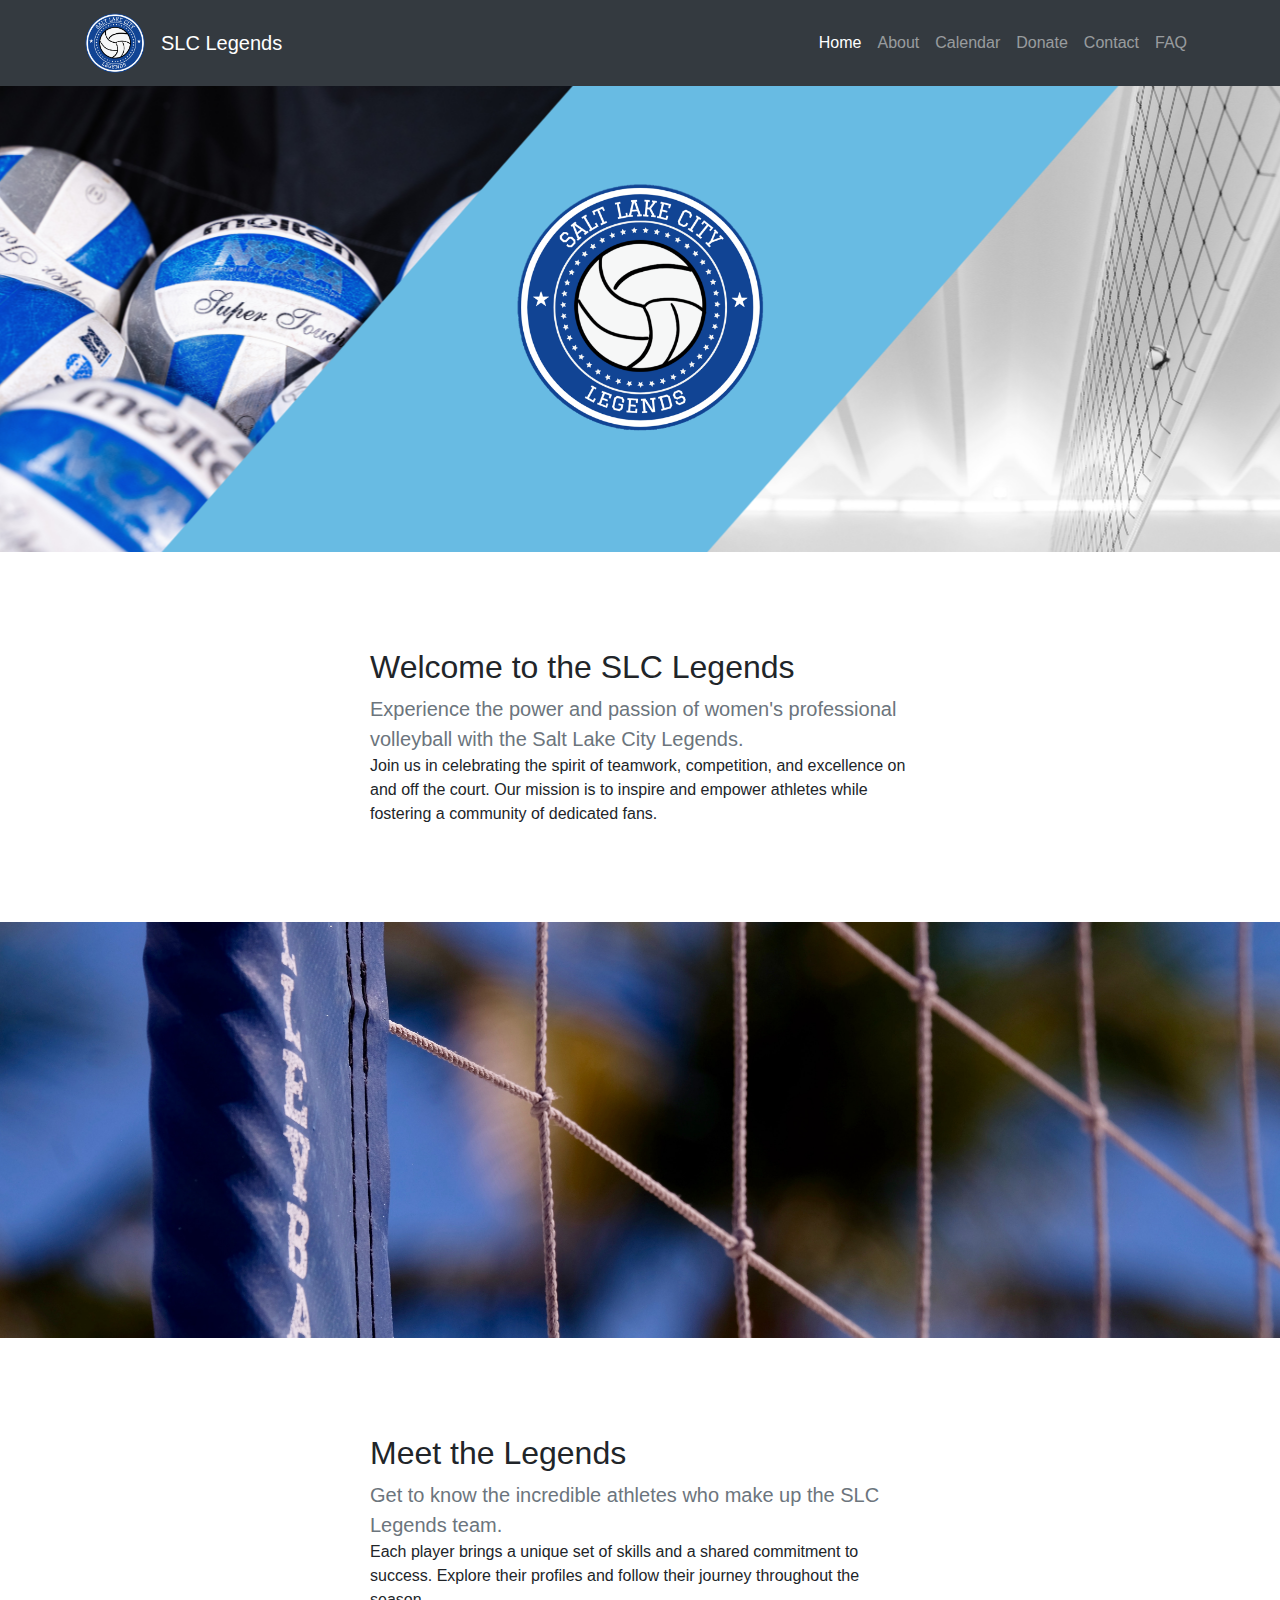
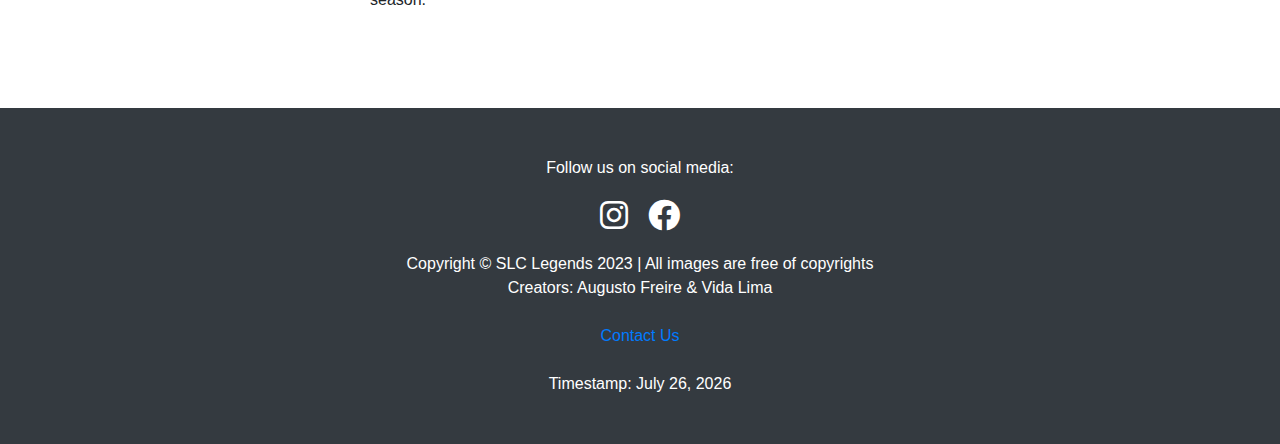
<file: index.html>
<!DOCTYPE html>
<html lang="en">
  <head>
    <meta charset="utf-8" />
    <meta
      name="viewport"
      content="width=device-width, initial-scale=1, shrink-to-fit=no"
    />
    <meta name="description" content="" />
    <meta name="author" content="" />
    <title>Homepage - Official SLC Legends</title>
    <!-- JavaScript link -->
    <script src="/js/scripts.js"></script>

    <!-- Core theme CSS (includes Bootstrap)-->
    <link href="css/styles.css" rel="stylesheet" />
    <!-- Bootstrap CSS -->
    <link
      href="https://maxcdn.bootstrapcdn.com/bootstrap/4.5.2/css/bootstrap.min.css"
      rel="stylesheet"
    />
  </head>
  <body>
    <!-- Responsive navbar-->
    <nav class="navbar navbar-expand-lg navbar-dark bg-dark">
      <div class="container">
        <!-- Add logo with size of 60*60 -->
        <a class="navbar-brand" href="/index.html"
          ><img
            src="img/volleyball_team_logo_oficial.png"
            width="60"
            height="60"
            alt=""
        /></a>
        <a class="navbar-brand" href="/index.html">SLC Legends</a>
        <button
          class="navbar-toggler"
          type="button"
          data-bs-toggle="collapse"
          data-bs-target="#navbarSupportedContent"
          aria-controls="navbarSupportedContent"
          aria-expanded="false"
          aria-label="Toggle navigation"
        >
          <span class="navbar-toggler-icon"></span>
        </button>
        <div class="collapse navbar-collapse" id="navbarSupportedContent">
          <ul class="navbar-nav ms-auto mb-2 mb-lg-0">
            <li class="nav-item">
              <a class="nav-link active" aria-current="page" href="/index.html"
                >Home</a
              >
            </li>
            <li class="nav-item">
              <a class="nav-link" href="/aboutus.html">About</a>
            </li>
            <li class="nav-item">
              <a class="nav-link" href="/events.html">Calendar</a>
            </li>
            <li class="nav-item">
              <a class="nav-link" href="/donation.html">Donate</a>
            </li>
            <li class="nav-item">
              <a class="nav-link" href="/contactus.html">Contact</a>
            </li>
            <li class="nav-item">
              <a class="nav-link" href="/faq.html">FAQ</a>
            </li>
          </ul>
        </div>
      </div>
    </nav>

    <!-- Header - set the background image for the header in the line below-->

    <header
      class="py-5 bg-image-full"
      style="background-image: url('/img/landpage-main.png')"
    >
      <div class="text-center my-5">
        <img
          class="img-fluid rounded-circle mb-4"
          src="/img/volleyball_team_logo_oficial.png"
          alt="..."
          style="max-height: 250px; max-width: 250px"
        />
      </div>
    </header>

    <!-- Content section-->
    <section class="py-5">
      <div class="container my-5">
        <div class="row justify-content-center">
          <div class="col-lg-6">
            <h2>Welcome to the SLC Legends</h2>
            <p class="lead fw-normal text-muted mb-0">
              Experience the power and passion of women's professional volleyball with the Salt Lake City Legends.
            </p>
            <p class="mb-0">
              Join us in celebrating the spirit of teamwork, competition, and excellence on and off the court. Our mission is to inspire and empower athletes while fostering a community of dedicated fans.
            </p>
          </div>
        </div>
      </div>
    </section>
    <!-- Image element - set the background image for the header in the line below-->
    <div
    class="py-5 bg-image-full"
    style="
      background-image: url(/img/bruce-warrington--nB1vV_7A-4-unsplash.jpg);
    "
  >
    <!-- Put anything you want here! The spacer below with inline CSS is just for demo purposes!-->
    <div style="height: 20rem"></div>
  </div>
  <!-- Content section-->
  <section class="py-5">
    <div class="container my-5">
      <div class="row justify-content-center">
        <div class="col-lg-6">
          <h2>Meet the Legends</h2>
          <p class="lead fw-normal text-muted mb-0">
            Get to know the incredible athletes who make up the SLC Legends team.
          </p>
          <p class="mb-0">
            Each player brings a unique set of skills and a shared commitment to success. Explore their profiles and follow their journey throughout the season.
          </p>
        </div>
      </div>
    </div>
  </section>
  
    <!-- Footer-->
    <link
      rel="stylesheet"
      href="https://cdnjs.cloudflare.com/ajax/libs/font-awesome/6.0.0/css/all.min.css"
      integrity="sha512-..."
      crossorigin="anonymous"
    />
    <footer class="py-5 bg-dark">
      <div class="container">
        <p class="m-0 text-center text-white">
          Follow us on social media: <br /><br />
          <a
            href="https://www.instagram.com/"
            target="_blank"
            class="text-white mx-2"
            style="text-decoration: none"
          >
            <i class="fab fa-instagram fa-2xl"></i>
          </a>
          <a
            href="https://www.facebook.com/"
            target="_blank"
            class="text-white mx-2"
            style="text-decoration: none"
          >
            <i class="fab fa-facebook fa-2xl"></i>
          </a>
        </p>
        <br />
        <p class="m-0 text-center text-white">
          Copyright &copy; SLC Legends 2023 | All images are free of copyrights
        </p>
        <p class="m-0 text-center text-white">
          Creators: Augusto Freire & Vida Lima
        </p>
        <br />
        <a
          class="d-flex justify-content-center align-items-center"
          href="/contactus.html"
          >Contact Us</a
        ><br />
        <p class="m-0 text-center text-white footer-timestamp"></p>
      </div>
    </footer>

    <!-- Bootstrap core JS-->
    <script src="https://cdn.jsdelivr.net/npm/bootstrap@5.2.3/dist/js/bootstrap.bundle.min.js"></script>
  </body>
</html>
</file>
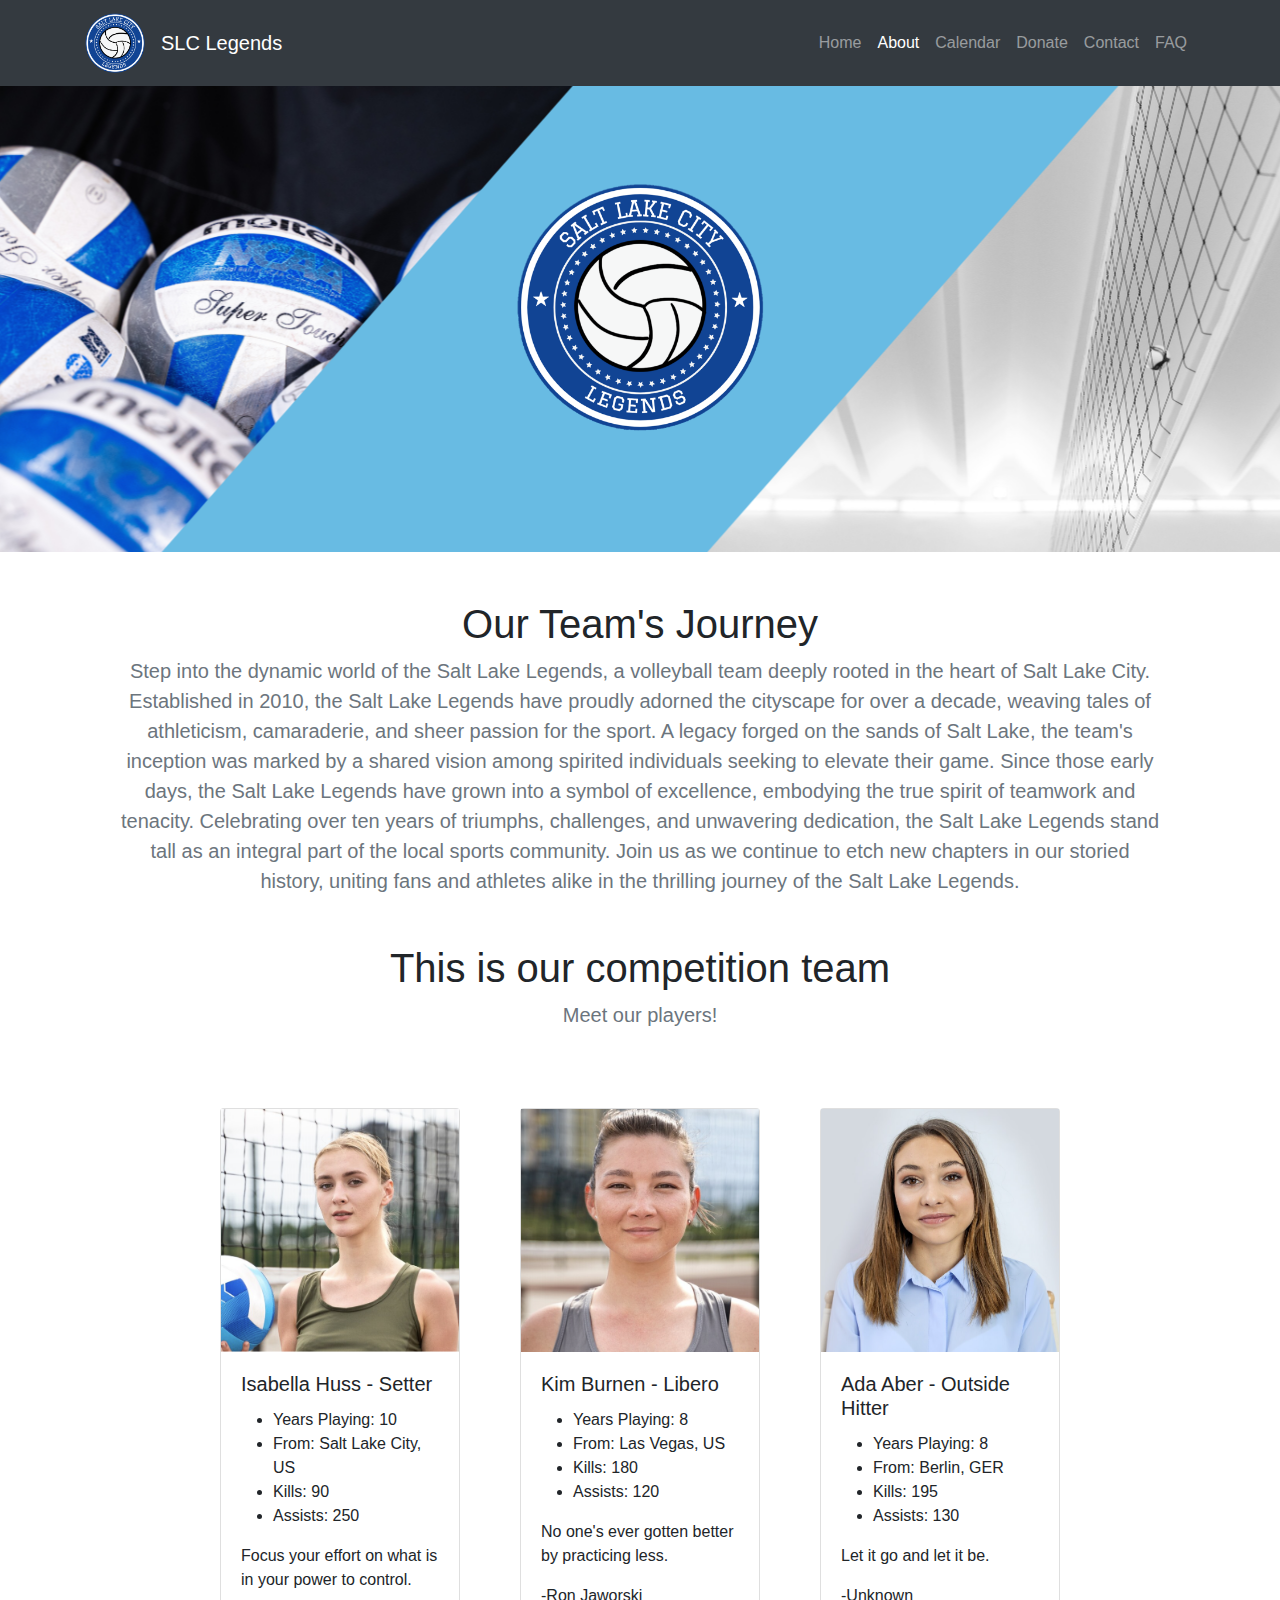
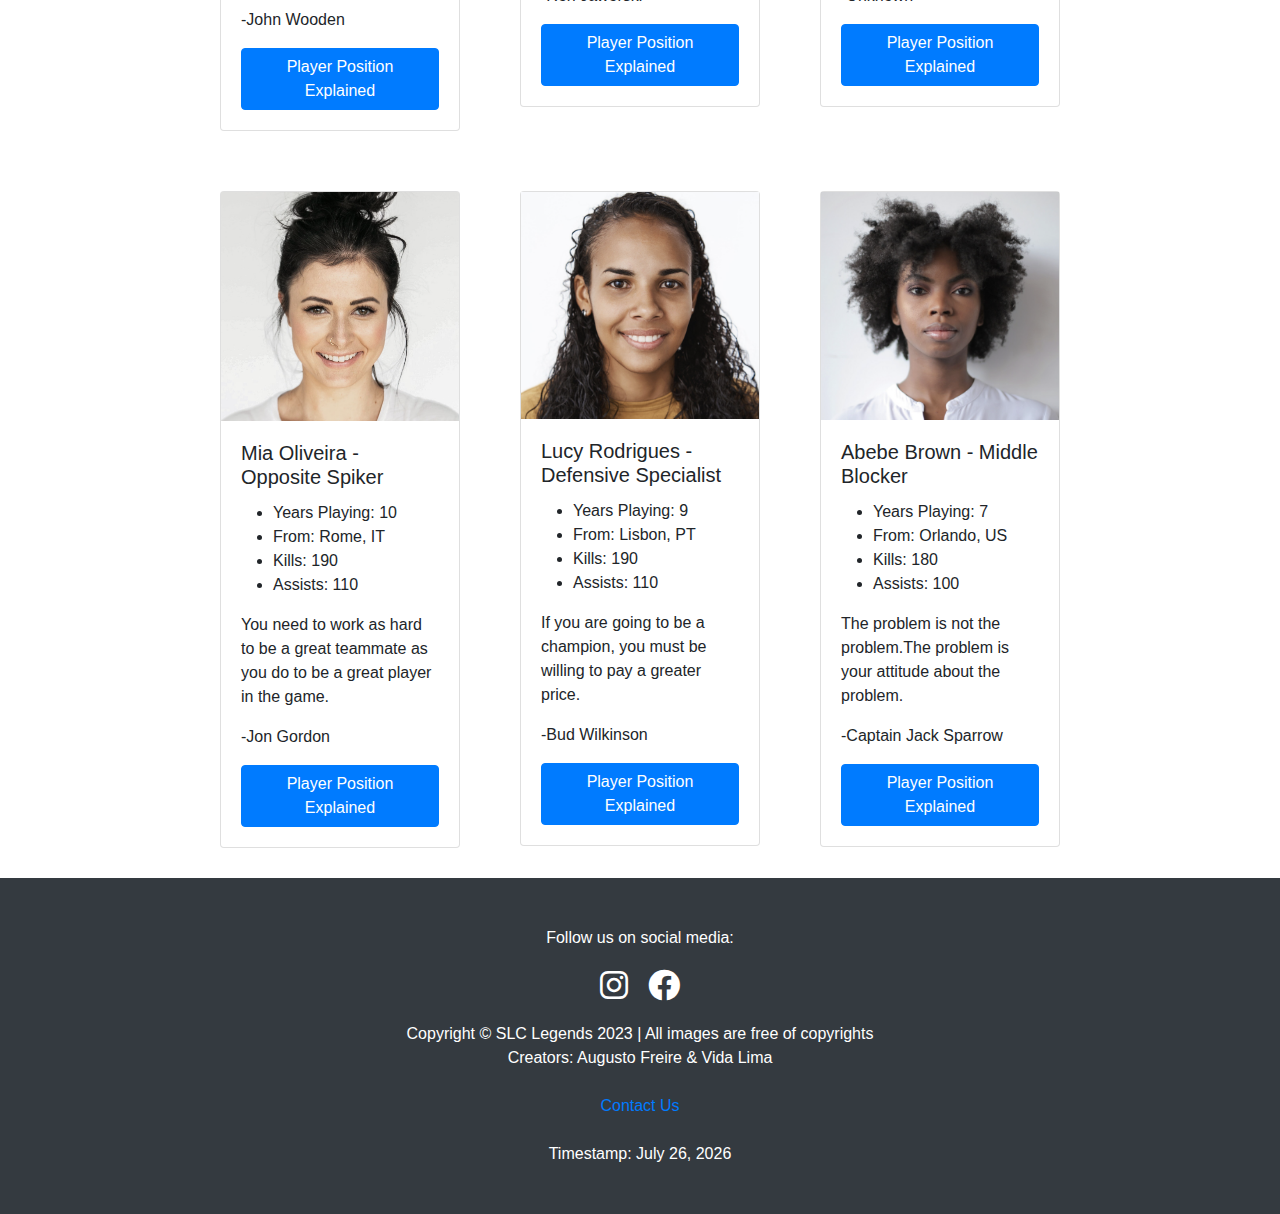
<file: aboutus.html>
<!DOCTYPE html>
<html lang="en">
  <head>
    <meta charset="utf-8" />
    <meta
      name="viewport"
      content="width=device-width, initial-scale=1, shrink-to-fit=no"
    />
    <meta name="description" content="" />
    <meta name="author" content="" />
    <title>About Us - Official SLC Legends</title>
    <!-- JavaScript link -->
    <script src="/js/scripts.js"></script>
    <!-- Core theme CSS (includes Bootstrap)-->
    <link href="css/styles.css" rel="stylesheet" />
    <!-- Bootstrap CSS -->
    <link
      href="https://maxcdn.bootstrapcdn.com/bootstrap/4.5.2/css/bootstrap.min.css"
      rel="stylesheet"
    />
  </head>
  <body>
    <!-- Responsive navbar-->
    <nav class="navbar navbar-expand-lg navbar-dark bg-dark">
      <div class="container">
        <!-- Add logo with size of 60*60 -->
        <a class="navbar-brand" href="/index.html"
          ><img
            src="img/volleyball_team_logo_oficial.png"
            width="60"
            height="60"
            alt=""
        /></a>
        <a class="navbar-brand" href="/index.html">SLC Legends</a>
        <button
          class="navbar-toggler"
          type="button"
          data-bs-toggle="collapse"
          data-bs-target="#navbarSupportedContent"
          aria-controls="navbarSupportedContent"
          aria-expanded="false"
          aria-label="Toggle navigation"
        >
          <span class="navbar-toggler-icon"></span>
        </button>
        <div class="collapse navbar-collapse" id="navbarSupportedContent">
          <ul class="navbar-nav ms-auto mb-2 mb-lg-0">
            <li class="nav-item">
              <a class="nav-link" href="/index.html">Home</a>
            </li>
            <li class="nav-item">
              <a
                class="nav-link active"
                aria-current="page"
                href="/aboutus.html"
                >About</a
              >
            </li>
            <li class="nav-item">
              <a class="nav-link" href="/events.html">Calendar</a>
            </li>
            <li class="nav-item">
              <a class="nav-link" href="/donation.html">Donate</a>
            </li>
            <li class="nav-item">
              <a class="nav-link" href="/contactus.html">Contact</a>
            </li>
            <li class="nav-item">
              <a class="nav-link" href="/faq.html">FAQ</a>
            </li>
          </ul>
        </div>
      </div>
    </nav>
    <!-- Header - set the background image for the header in the line below-->
    <header class="py-5 bg-image-full" style="background-image: url('/img/landpage-main.png')">
      <div class="text-center my-5">
        <img
          class="img-fluid rounded-circle mb-4"
          src="/img/volleyball_team_logo_oficial.png"
          alt="..."
          style="max-height: 250px; max-width: 250px"
        />
      </div>
    </header>

    <div class="container px-5 my-5">
        <div class="text-center mb-5">
            <h1>Our Team's Journey</h1>
            <p class="lead fw-normal text-muted mb-25">Step into the dynamic world of the Salt Lake Legends, a volleyball team deeply rooted in the heart of Salt Lake City. Established in 2010, the Salt Lake Legends have proudly adorned the cityscape for over a decade, weaving tales of athleticism, camaraderie, and sheer passion for the sport. A legacy forged on the sands of Salt Lake, the team's inception was marked by a shared vision among spirited individuals seeking to elevate their game. Since those early days, the Salt Lake Legends have grown into a symbol of excellence, embodying the true spirit of teamwork and tenacity. Celebrating over ten years of triumphs, challenges, and unwavering dedication, the Salt Lake Legends stand tall as an integral part of the local sports community. Join us as we continue to etch new chapters in our storied history, uniting fans and athletes alike in the thrilling journey of the Salt Lake Legends.</p>
                
        </div>
    </div>
    
      <!-- First couple of lines, spacing and words-->
    <div class="container px-5 my-5">
        <div class="text-center mb-5">
            <h1>This is our competition team</h1>
            <p class="lead fw-normal text-muted mb-0">Meet our players!</p>
        </div>
    </div>

     <!-- Player Introductions Section -->
    <div class="player-wrapper">
        <div class="player-container">
            <div class="card" style="width: 15rem;">
                <img src="img/setter_profile.png" alt="">
                <div class="card-body">
                    <h5 class="card-title">Isabella Huss - Setter</h5>
                    <ul>
                        <li>Years Playing: 10</li>
                        <li>From: Salt Lake City, US</li>
                        <li>Kills: 90</li>
                        <li>Assists: 250</li>
                    </ul>
                    <p class="card-text">Focus your effort on what is in your power to control.</p>
                    <p>-John Wooden</p>
                    <a href="https://hoovermetcomplex.com/back-to-basics-volleyball-player-positions/" class="btn btn-primary" target="_blank">Player Position Explained</a>
                </div>
            </div>
        </div>


        <div class="player-container">
            <div class="card" style="width: 15rem;">
                <img src="img/libero_profile.png" alt="">
                <div class="card-body">
                    <h5 class="card-title">Kim Burnen - Libero</h5>
                    <ul>
                        <li>Years Playing: 8</li>
                        <li>From: Las Vegas, US</li>
                        <li>Kills: 180</li>
                        <li>Assists: 120</li>
                    </ul>
                    <p class="card-text">No one's ever gotten better by practicing less.</p>
                    <p>-Ron Jaworski</p>
                    <a href="https://hoovermetcomplex.com/back-to-basics-volleyball-player-positions/" class="btn btn-primary" target="_blank">Player Position Explained</a>
                </div>
            </div>
        </div>
  


        <div class="player-container">
            <div class="card" style="width: 15rem;">
                <img src="img/outside_hitter.png" alt="">
                <div class="card-body">
                    <h5 class="card-title">Ada Aber - Outside Hitter</h5>
                    <ul>
                        <li>Years Playing: 8</li>
                        <li>From: Berlin, GER</li>
                        <li>Kills: 195</li>
                        <li>Assists: 130</li>
                    </ul>
                    <p class="card-text">Let it go and let it be.</p>
                    <p>-Unknown</p>
                    <a href="https://hoovermetcomplex.com/back-to-basics-volleyball-player-positions/" class="btn btn-primary" target="_blank">Player Position Explained</a>
                </div>
            </div>
        </div>
    </div><!-- This is the end of the player-wrapper -->

    <div class="player-wrapper">
        <div class="player-container">
            <div class="card" style="width: 15rem;">
                <img src="img/opposite_spiker.png" alt="">
                <div class="card-body">
                    <h5 class="card-title">Mia Oliveira - Opposite Spiker</h5>
                    <ul>
                        <li>Years Playing: 10</li>
                        <li>From: Rome, IT</li>
                        <li>Kills: 190</li>
                        <li>Assists: 110</li>
                    </ul>
                    <p class="card-text">You need to work as hard to be a great teammate as you do to be a great player in the game.</p>
                    <p>-Jon Gordon</p>
                    <a href="https://hoovermetcomplex.com/back-to-basics-volleyball-player-positions/" class="btn btn-primary" target="_blank">Player Position Explained</a>
                </div>
            </div>
        </div>


        <div class="player-container">
            <div class="card" style="width: 15rem;">
                <img src="img/defensive_specialist.png" alt="">
                <div class="card-body">
                    <h5 class="card-title">Lucy Rodrigues - Defensive Specialist</h5>
                    <ul>
                        <li>Years Playing: 9</li>
                        <li>From: Lisbon, PT</li>
                        <li>Kills: 190</li>
                        <li>Assists: 110</li>
                    </ul>
                    <p class="card-text">If you are going to be a champion, you must be willing to pay a greater price.</p>
                    <p>-Bud Wilkinson</p>
                    <a href="https://hoovermetcomplex.com/back-to-basics-volleyball-player-positions/" class="btn btn-primary" target="_blank">Player Position Explained</a>
                </div>
            </div>
        </div>

        <div class="player-container">
            <div class="card" style="width: 15rem;">
                <img src="img/middle_blocker.png" alt="">
                <div class="card-body">
                    <h5 class="card-title">Abebe Brown - Middle Blocker</h5>
                    <ul>
                        <li>Years Playing: 7</li>
                        <li>From: Orlando, US</li>
                        <li>Kills: 180</li>
                        <li>Assists: 100</li>
                    </ul>
                    <p class="card-text">The problem is not the problem.The problem is your attitude about the problem. 
                    </p>
                    <p>-Captain Jack Sparrow</p>
                    <a href="https://hoovermetcomplex.com/back-to-basics-volleyball-player-positions/" class="btn btn-primary" target="_blank">Player Position Explained</a>
                </div>
            </div>
        </div>
    </div> <!-- This is the end of the player-wrapper -->


   <!-- Footer-->
    <link
      rel="stylesheet"
      href="https://cdnjs.cloudflare.com/ajax/libs/font-awesome/6.0.0/css/all.min.css"
      integrity="sha512-..."
      crossorigin="anonymous"
    />
    <footer class="py-5 bg-dark">
      <div class="container">
        <p class="m-0 text-center text-white">
          Follow us on social media: <br /><br />
          <a
            href="https://www.instagram.com/"
            target="_blank"
            class="text-white mx-2"
            style="text-decoration: none"
            ><i class="fab fa-instagram fa-2xl"></i
          ></a>
          <a
            href="https://www.facebook.com/"
            target="_blank"
            class="text-white mx-2"
            style="text-decoration: none"
            ><i class="fab fa-facebook fa-2xl"></i
          ></a>
        </p>
        <br />
        <p class="m-0 text-center text-white">
          Copyright &copy; SLC Legends 2023 | All images are free of copyrights
        </p>
        <p class="m-0 text-center text-white">
          Creators: Augusto Freire & Vida Lima
        </p>
        <br />
        <a
          class="d-flex justify-content-center align-items-center"
          href="/contactus.html"
          >Contact Us</a
        ><br />
        <p class="m-0 text-center text-white footer-timestamp"></p>
      </div>
    </footer>

    <!-- Bootstrap core JS-->
    <script src="https://cdn.jsdelivr.net/npm/bootstrap@5.2.3/dist/js/bootstrap.bundle.min.js"></script>
  </body>
</html>
</file>
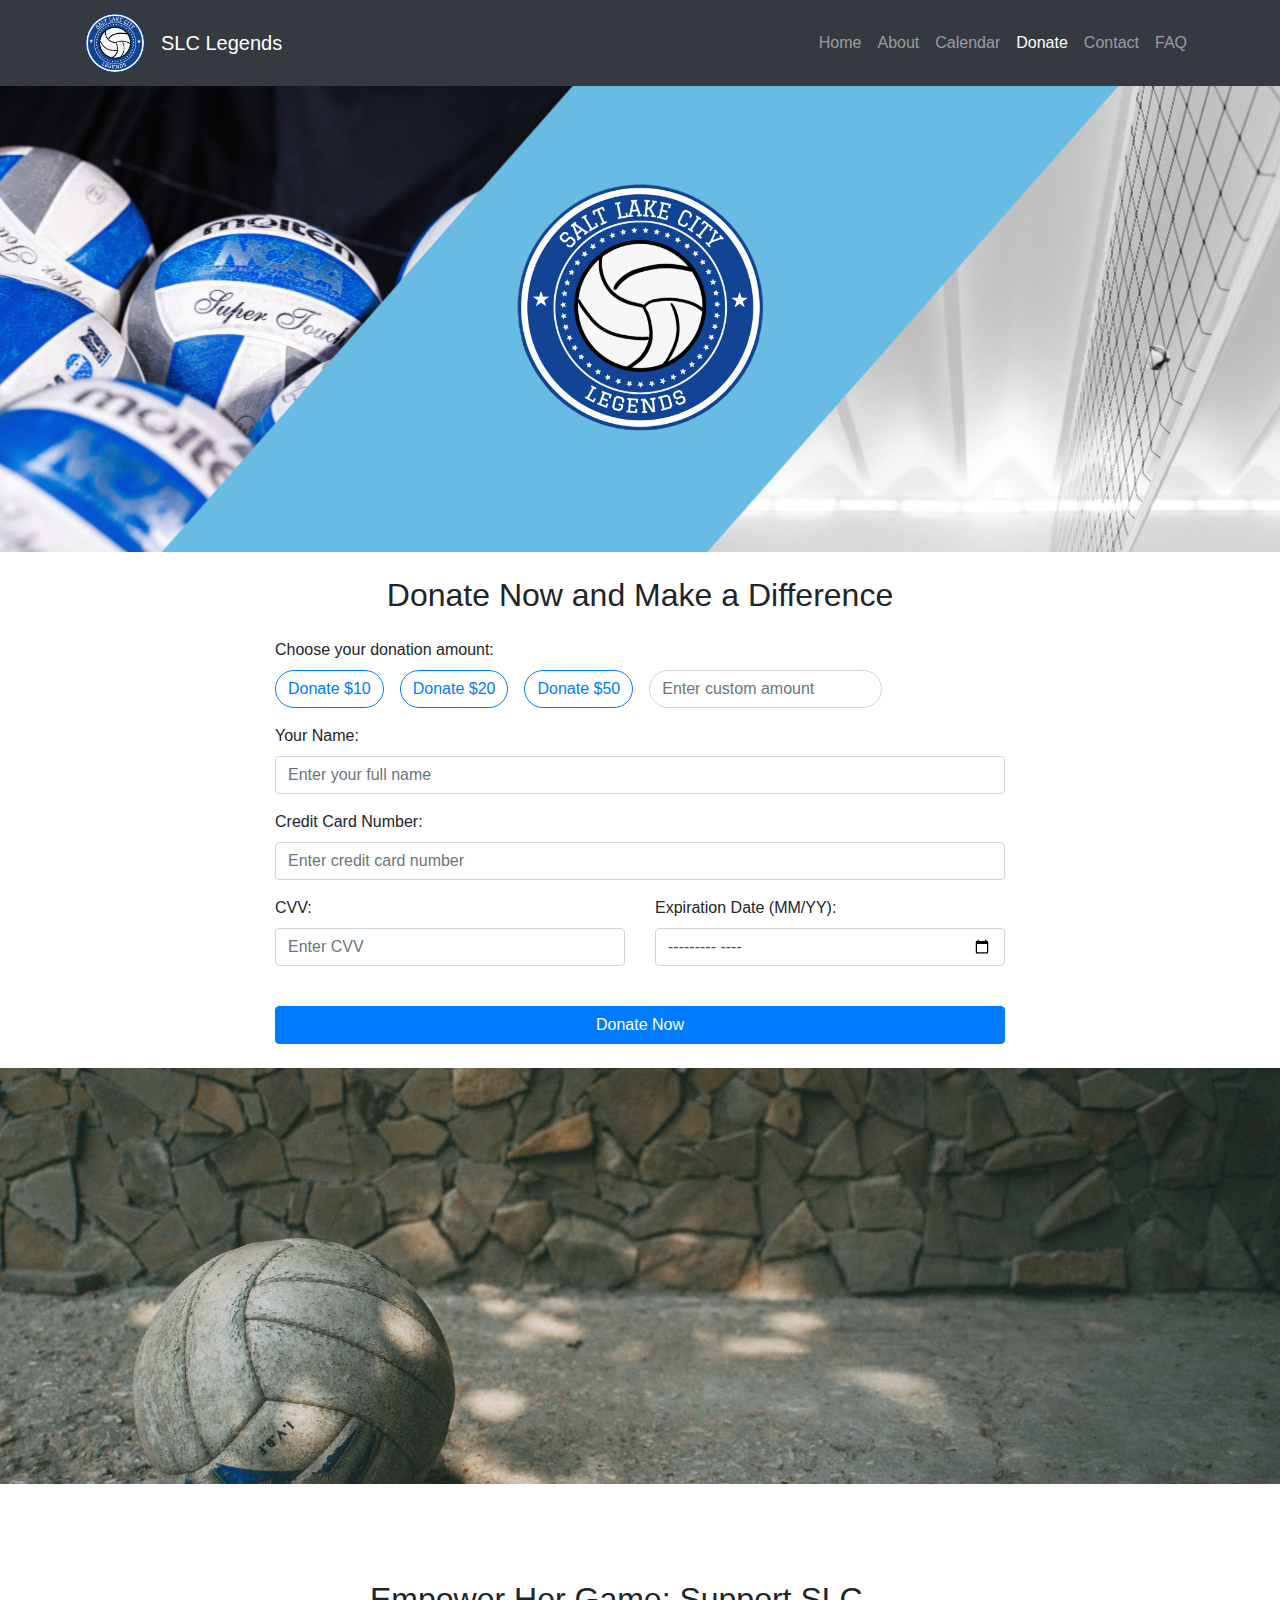
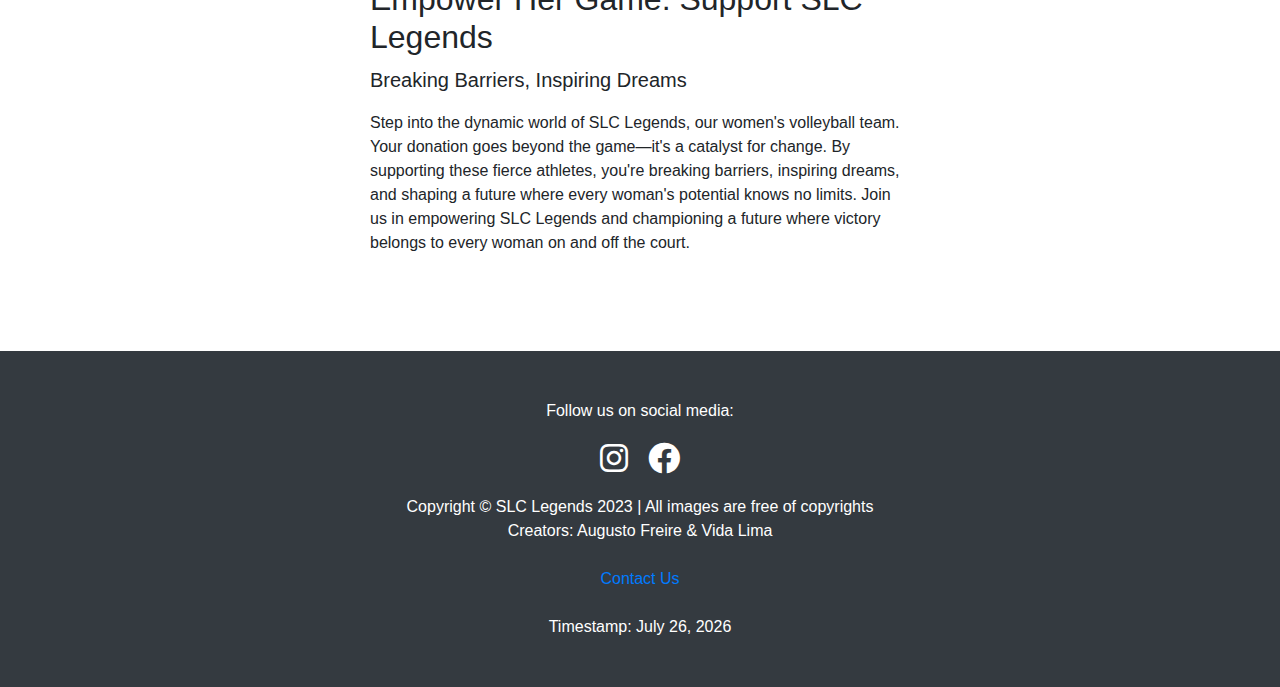
<file: donation.html>
<!DOCTYPE html>
<html lang="en">
  <head>
    <meta charset="utf-8" />
    <meta
      name="viewport"
      content="width=device-width, initial-scale=1, shrink-to-fit=no"
    />
    <meta name="description" content="" />
    <meta name="author" content="" />
    <title>Donate - Official SLC Legends</title>
    <!-- JavaScript link -->
    <script src="/js/scripts.js"></script>
    <!-- Core theme CSS (includes Bootstrap)-->
    <link href="css/styles.css" rel="stylesheet" />
    <!-- Bootstrap CSS -->
    <link
      href="https://maxcdn.bootstrapcdn.com/bootstrap/4.5.2/css/bootstrap.min.css"
      rel="stylesheet"
    />
  </head>

  <body>
    <!-- Responsive navbar-->
    <nav class="navbar navbar-expand-lg navbar-dark bg-dark">
      <div class="container">
        <!-- Add logo with size of 60*60 -->
        <a class="navbar-brand" href="/index.html"
          ><img
            src="img/volleyball_team_logo_oficial.png"
            width="60"
            height="60"
            alt=""
        /></a>
        <a class="navbar-brand" href="/index.html">SLC Legends</a>
        <button
          class="navbar-toggler"
          type="button"
          data-bs-toggle="collapse"
          data-bs-target="#navbarSupportedContent"
          aria-controls="navbarSupportedContent"
          aria-expanded="false"
          aria-label="Toggle navigation"
        >
          <span class="navbar-toggler-icon"></span>
        </button>
        <div class="collapse navbar-collapse" id="navbarSupportedContent">
          <ul class="navbar-nav ms-auto mb-2 mb-lg-0">
            <li class="nav-item">
              <a class="nav-link" href="/index.html">Home</a>
            </li>
            <li class="nav-item">
              <a class="nav-link" href="/aboutus.html">About</a>
            </li>
            <li class="nav-item">
              <a class="nav-link" href="/events.html">Calendar</a>
            </li>
            <li class="nav-item">
              <a
                class="nav-link active"
                aria-current="page"
                href="/donation.html"
                >Donate</a
              >
            </li>
            <li class="nav-item">
              <a class="nav-link" href="/contactus.html">Contact</a>
            </li>
            <li class="nav-item">
              <a class="nav-link" href="/faq.html">FAQ</a>
            </li>
          </ul>
        </div>
      </div>
    </nav>

    <!-- Header - set the background image for the header in the line below-->
    <header
      class="py-5 bg-image-full"
      style="background-image: url('/img/landpage-main.png')"
    >
      <div class="text-center my-5">
        <img
          class="img-fluid rounded-circle mb-4"
          src="/img/volleyball_team_logo_oficial.png"
          alt="..."
          style="max-height: 250px; max-width: 250px"
        />
      </div>
    </header>
    <br />

    <div class="container">
      <div class="row justify-content-center">
        <div class="col-md-8">
          <h2 class="text-center mb-4">Donate Now and Make a Difference</h2>
          <div class="form-group">
            <label for="donation_amount">Choose your donation amount:</label>
            <div class="d-flex flex-wrap mb-3">
              <button
                type="button"
                class="btn btn-outline-primary rounded-pill me-3 donation-option"
                data-amount="10"
                id="option1"
              >
                Donate $10
              </button>
              <button
                type="button"
                class="btn btn-outline-primary rounded-pill me-3 donation-option"
                data-amount="20"
                id="option2"
              >
                Donate $20
              </button>
              <button
                type="button"
                class="btn btn-outline-primary rounded-pill me-3 donation-option"
                data-amount="50"
                id="option3"
              >
                Donate $50
              </button>
              <input
                type="text"
                class="form-control w-auto rounded-pill"
                id="custom_amount"
                placeholder="Enter custom amount"
              />
            </div>
          </div>

          <div class="form-group">
            <label for="name">Your Name:</label>
            <input
              type="text"
              class="form-control"
              id="name"
              placeholder="Enter your full name"
            />
          </div>
          <div class="form-group">
            <label for="card_number">Credit Card Number:</label>
            <input
              type="text"
              class="form-control"
              id="card_number"
              placeholder="Enter credit card number"
            />
          </div>

          <div class="row">
            <div class="col-md-6">
              <div class="form-group">
                <label for="cvv">CVV:</label>
                <input
                  type="text"
                  class="form-control"
                  id="cvv"
                  placeholder="Enter CVV"
                />
              </div>
            </div>
            <div class="col-md-6">
              <div class="form-group">
                <label for="expiration_date">Expiration Date (MM/YY):</label>
                <input
                  type="month"
                  class="form-control"
                  id="expiration_date"
                  placeholder="MM/YY"
                />
              </div>
            </div>
          </div>
          <br />
          <button
            type="submit"
            class="btn btn-primary btn-block"
            onclick="popup()"
          >
            Donate Now
          </button>
        </div>
      </div>
    </div>
    <br />

    <!-- Image element - set the background image for the header in the line below-->
    <div
      class="py-5 bg-image-full"
      style="background-image: url('/img/egor-myznik--4Dtq6qPEVo-unsplash.jpg')"
    >
      <div style="height: 20rem"></div>
    </div>

    <!-- Content section-->
    <section class="py-5">
      <div class="container my-5">
        <div class="row justify-content-center">
          <div class="col-lg-6">
            <h2>Empower Her Game: Support SLC Legends</h2>
            <p class="lead">Breaking Barriers, Inspiring Dreams</p>
            <p class="mb-0">
              Step into the dynamic world of SLC Legends, our women's volleyball
              team. Your donation goes beyond the game—it's a catalyst for
              change. By supporting these fierce athletes, you're breaking
              barriers, inspiring dreams, and shaping a future where every
              woman's potential knows no limits. Join us in empowering SLC
              Legends and championing a future where victory belongs to every
              woman on and off the court.
            </p>
          </div>
        </div>
      </div>
    </section>

    <!-- Footer-->
    <link
      rel="stylesheet"
      href="https://cdnjs.cloudflare.com/ajax/libs/font-awesome/6.0.0/css/all.min.css"
      integrity="sha512-..."
      crossorigin="anonymous"
    />
    <footer class="py-5 bg-dark">
      <div class="container">
        <p class="m-0 text-center text-white">
          Follow us on social media: <br /><br />
          <a
            href="https://www.instagram.com/"
            target="_blank"
            class="text-white mx-2"
            style="text-decoration: none"
            ><i class="fab fa-instagram fa-2xl"></i
          ></a>
          <a
            href="https://www.facebook.com/"
            target="_blank"
            class="text-white mx-2"
            style="text-decoration: none"
            ><i class="fab fa-facebook fa-2xl"></i
          ></a>
        </p>
        <br />
        <p class="m-0 text-center text-white">
          Copyright &copy; SLC Legends 2023 | All images are free of copyrights
        </p>
        <p class="m-0 text-center text-white">
          Creators: Augusto Freire & Vida Lima
        </p>
        <br />
        <a
          class="d-flex justify-content-center align-items-center"
          href="/contactus.html"
          >Contact Us</a
        ><br />
        <p class="m-0 text-center text-white footer-timestamp"></p>
      </div>
    </footer>

    <!-- Bootstrap core JS-->
    <script src="https://cdn.jsdelivr.net/npm/bootstrap@5.2.3/dist/js/bootstrap.bundle.min.js"></script>
  </body>
</html>
</file>
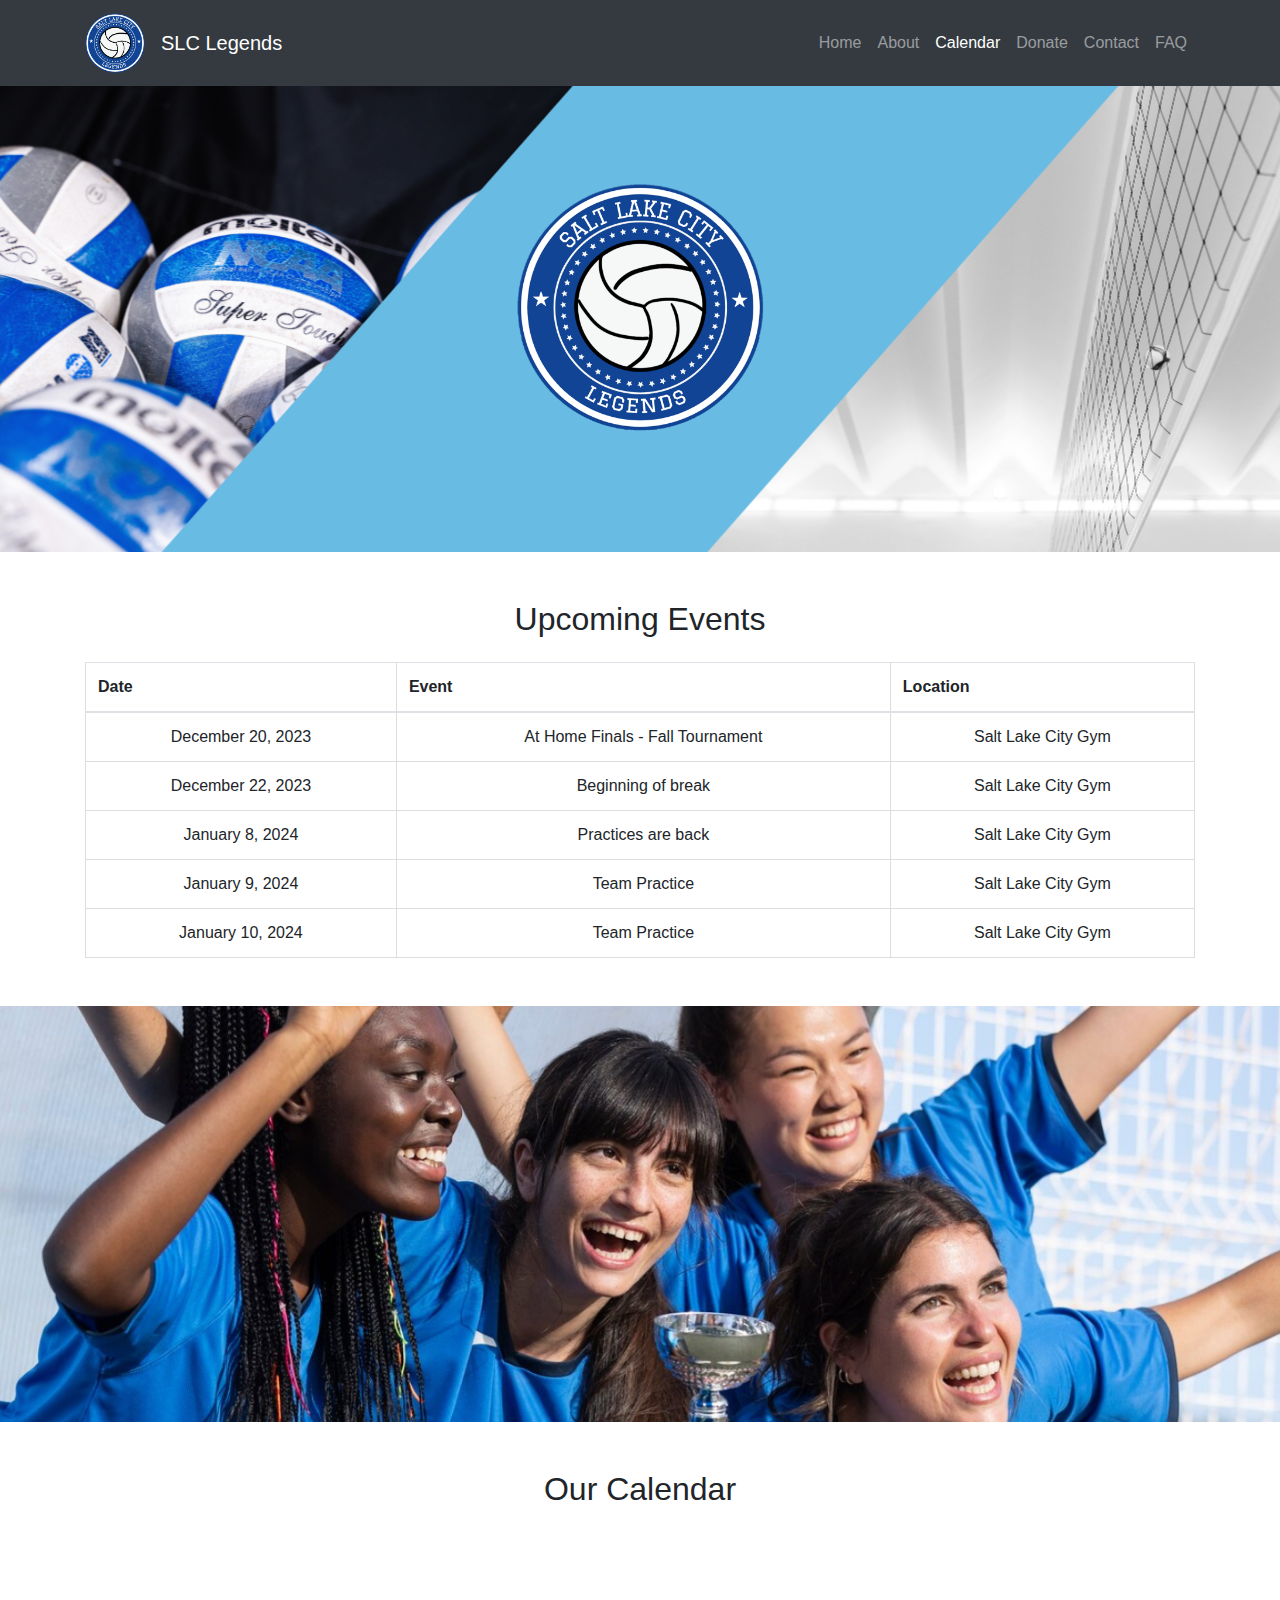
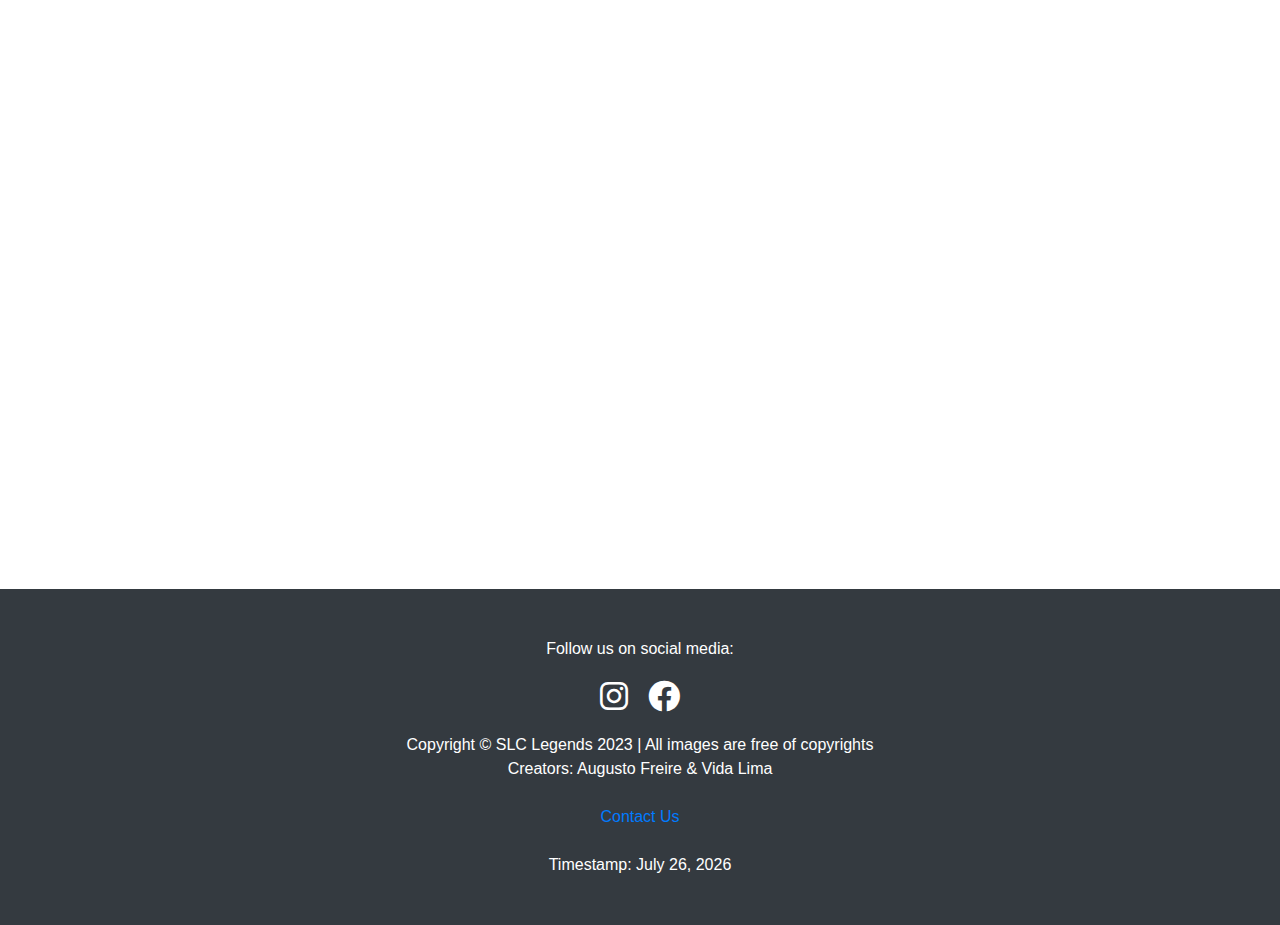
<file: events.html>
<!DOCTYPE html>
<html lang="en">
  <head>
    <meta charset="utf-8" />
    <meta
      name="viewport"
      content="width=device-width, initial-scale=1, shrink-to-fit=no"
    />
    <meta name="description" content="" />
    <meta name="author" content="" />
    <title>Calendar - Official SLC Legends</title>
     <!-- JavaScript link -->
     <script src="/js/scripts.js"></script>
     <!-- Core theme CSS (includes Bootstrap)-->
     <link href="css/styles.css" rel="stylesheet" />
     <!-- Bootstrap CSS -->
     <link
       href="https://maxcdn.bootstrapcdn.com/bootstrap/4.5.2/css/bootstrap.min.css"
       rel="stylesheet"
     />
   </head>
   <body>
     <!-- Responsive navbar-->
     <nav class="navbar navbar-expand-lg navbar-dark bg-dark">
       <div class="container">
         <!-- Add logo with size of 60*60 -->
         <a class="navbar-brand" href="/index.html"
           ><img
             src="img/volleyball_team_logo_oficial.png"
             width="60"
             height="60"
             alt=""
         /></a>
         <a class="navbar-brand" href="/index.html">SLC Legends</a>
         <button
           class="navbar-toggler"
           type="button"
           data-bs-toggle="collapse"
           data-bs-target="#navbarSupportedContent"
           aria-controls="navbarSupportedContent"
           aria-expanded="false"
           aria-label="Toggle navigation"
         >
           <span class="navbar-toggler-icon"></span>
         </button>
         <div class="collapse navbar-collapse" id="navbarSupportedContent">
           <ul class="navbar-nav ms-auto mb-2 mb-lg-0">
             <li class="nav-item">
               <a class="nav-link" href="/index.html">Home</a>
             </li>
             <li class="nav-item">
               <a class="nav-link" href="/aboutus.html">About</a>
             </li>
             <li class="nav-item">
               <a class="nav-link active"
               aria-current="page" href="/events.html">Calendar</a>
             </li>
             <li class="nav-item">
               <a class="nav-link" href="/donation.html">Donate</a>
             </li>
             <li class="nav-item">
               <a class="nav-link" href="/contactus.html">Contact</a>
             </li>
             <li class="nav-item">
               <a class="nav-link" href="/faq.html">FAQ</a>
             </li>
           </ul>
         </div>
       </div>
     </nav>
     <!-- Header - set the background image for the header in the line below-->
     <header class="py-5 bg-image-full" style="background-image: url('/img/landpage-main.png')">
       <div class="text-center my-5">
         <img
           class="img-fluid rounded-circle mb-4"
           src="/img/volleyball_team_logo_oficial.png"
           alt="..."
           style="max-height: 250px; max-width: 250px"
         />
       </div>
     </header>
     
    <!-- Content section-->
    <body>
        <div class="container my-5">
            <h2 class="text-center mb-4">Upcoming Events</h2>

            <!-- Table to display events -->
            <table class="table">
                <thead>
                    <tr>
                        <th>Date</th>
                        <th>Event</th>
                        <th>Location</th>
                    </tr>
                </thead>
                <tbody>
                    <tr>
                        <td>December 20, 2023</td>
                        <td>At Home Finals - Fall Tournament</td>
                        <td>Salt Lake City Gym</td>

                    </tr>
                    <tr>
                        <td>December 22, 2023</td>
                        <td>Beginning of break</td>
                        <td>Salt Lake City Gym</td>
                    </tr>
                    <tr>
                        <td>January 8, 2024</td>
                        <td>Practices are back</td>
                        <td>Salt Lake City Gym</td>
                    </tr>
                    <tr>
                        <td>January 9, 2024</td>
                        <td>Team Practice</td>
                        <td>Salt Lake City Gym</td>
                    </tr>
                    <tr>
                        <td>January 10, 2024</td>
                        <td>Team Practice</td>
                        <td>Salt Lake City Gym</td>
                    </tr>
                </tbody>
            </table>
        </div>
    </body>


    <!-- Image element - set the background image for the header in the line below-->
    
    <div
      class="py-5 bg-image-full"
      style="
        background-image: url('/img/happy-girls.png');
      "
    >

        <div style="height: 20rem"></div>
    </div>
    <div class="container my-5">
        <h2 class="text-center mb-4">Our Calendar</h2><br>
        <div class="calendar-container">
          <iframe src="https://calendar.google.com/calendar/embed?height=600&wkst=1&bgcolor=%23ffffff&ctz=America%2FDenver&showTitle=0&showNav=1&showPrint=0&showTabs=1&showCalendars=0&showTz=0&src=YjcyNjY2ZTZiYjYzZDA0ZGU1NjBhYWM4NWUxMTUyY2JlNmMzMmVhYjVhM2FjNzJjZjRiYjdiMWI0ZDNjMmVjYUBncm91cC5jYWxlbmRhci5nb29nbGUuY29t&color=%23EF6C00"></iframe>

        </div>
    </div>
    
    
    <!-- Footer-->
    <link
      rel="stylesheet"
      href="https://cdnjs.cloudflare.com/ajax/libs/font-awesome/6.0.0/css/all.min.css"
      integrity="sha512-..."
      crossorigin="anonymous"
    />
    <footer class="py-5 bg-dark">
      <div class="container">
        <p class="m-0 text-center text-white">
          Follow us on social media: <br /><br />
          <a
            href="https://www.instagram.com/"
            target="_blank"
            class="text-white mx-2"
            style="text-decoration: none"
            ><i class="fab fa-instagram fa-2xl"></i
          ></a>
          <a
            href="https://www.facebook.com/"
            target="_blank"
            class="text-white mx-2"
            style="text-decoration: none"
            ><i class="fab fa-facebook fa-2xl"></i
          ></a>
        </p>
        <br />
        <p class="m-0 text-center text-white">
          Copyright &copy; SLC Legends 2023 | All images are free of copyrights
        </p>
        <p class="m-0 text-center text-white">
          Creators: Augusto Freire & Vida Lima
        </p>
        <br />
        <a
          class="d-flex justify-content-center align-items-center"
          href="/contactus.html"
          >Contact Us</a
        ><br />
        <p class="m-0 text-center text-white footer-timestamp"></p>
      </div>
    </footer>

    <!-- Bootstrap core JS-->
    <script src="https://cdn.jsdelivr.net/npm/bootstrap@5.2.3/dist/js/bootstrap.bundle.min.js"></script>
  </body>
</html>
</file>
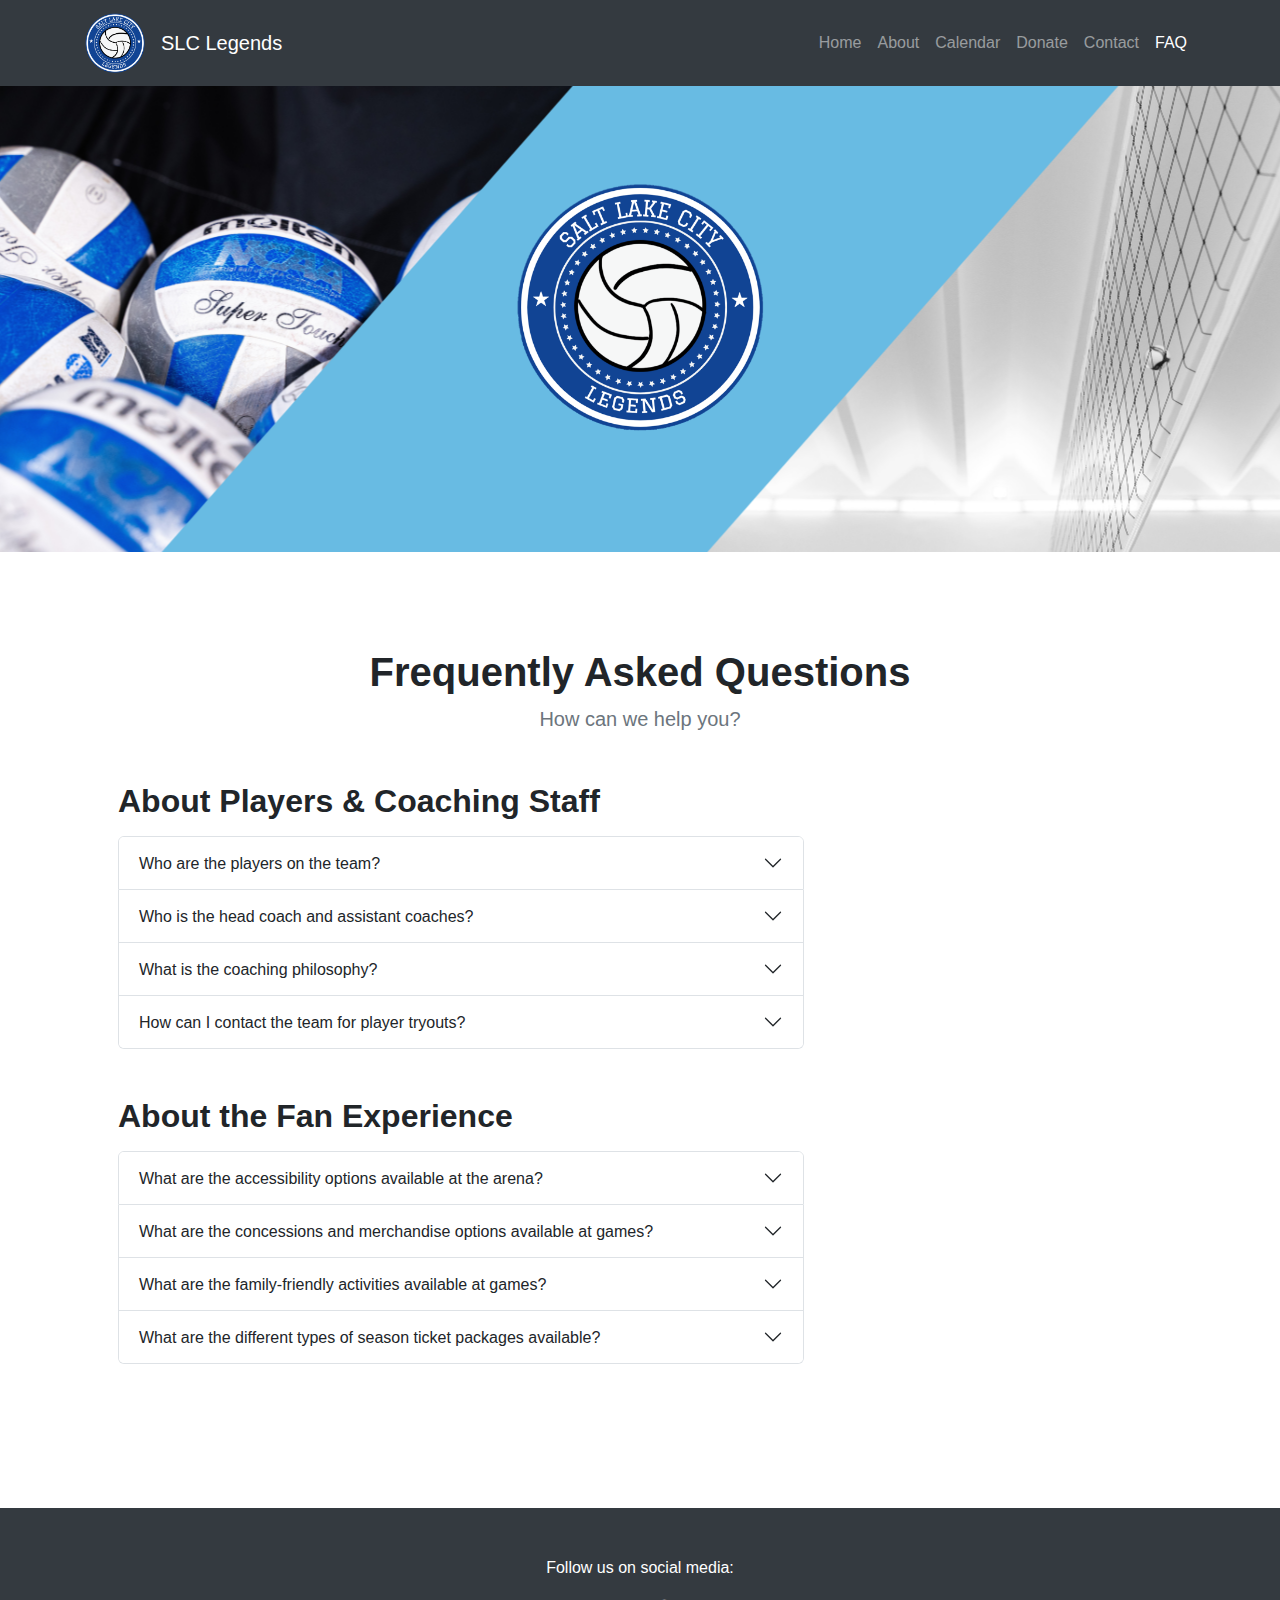
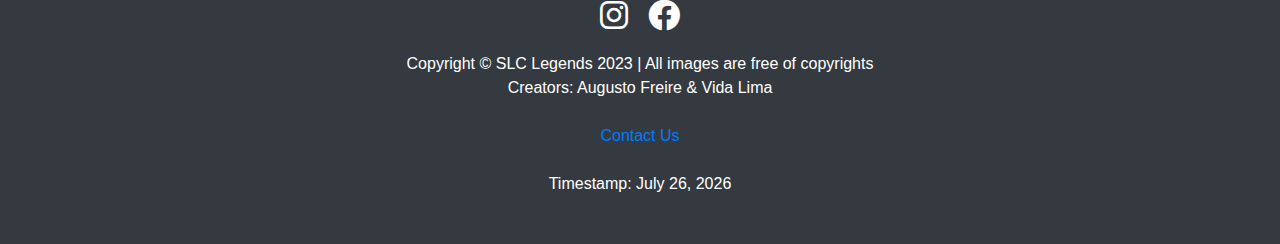
<file: faq.html>
<!DOCTYPE html>
<html lang="en">
  <head>
    <meta charset="utf-8" />
    <meta
      name="viewport"
      content="width=device-width, initial-scale=1, shrink-to-fit=no"
    />
    <meta name="description" content="" />
    <meta name="author" content="" />
    <title>FAQ - Official SLC Legends</title>
    <!-- JavaScript link -->
    <script src="/js/scripts.js"></script>
    <!-- Core theme CSS (includes Bootstrap)-->
    <link href="css/styles.css" rel="stylesheet" />
    <!-- Bootstrap CSS -->
    <link
      href="https://maxcdn.bootstrapcdn.com/bootstrap/4.5.2/css/bootstrap.min.css"
      rel="stylesheet"
    />
  </head>

  <body>
    <!-- Responsive navbar-->
    <nav class="navbar navbar-expand-lg navbar-dark bg-dark">
      <div class="container">
        <!-- Add logo with size of 60*60 -->
        <a class="navbar-brand" href="/index.html"
          ><img
            src="img/volleyball_team_logo_oficial.png"
            width="60"
            height="60"
            alt=""
        /></a>
        <a class="navbar-brand" href="/index.html">SLC Legends</a>
        <button
          class="navbar-toggler"
          type="button"
          data-bs-toggle="collapse"
          data-bs-target="#navbarSupportedContent"
          aria-controls="navbarSupportedContent"
          aria-expanded="false"
          aria-label="Toggle navigation"
        >
          <span class="navbar-toggler-icon"></span>
        </button>
        <div class="collapse navbar-collapse" id="navbarSupportedContent">
          <ul class="navbar-nav ms-auto mb-2 mb-lg-0">
            <li class="nav-item">
              <a class="nav-link" href="/index.html">Home</a>
            </li>
            <li class="nav-item">
              <a class="nav-link" href="/aboutus.html">About</a>
            </li>
            <li class="nav-item">
              <a class="nav-link" href="/events.html">Calendar</a>
            </li>
            <li class="nav-item">
              <a class="nav-link" href="/donation.html">Donate</a>
            </li>
            <li class="nav-item">
              <a class="nav-link" href="/contactus.html">Contact</a>
            </li>
            <li class="nav-item">
              <a class="nav-link active" aria-current="page" href="/faq.html"
                >FAQ</a
              >
            </li>
          </ul>
        </div>
      </div>
    </nav>
    <!-- Header - set the background image for the header in the line below-->
    <header
      class="py-5 bg-image-full"
      style="background-image: url('/img/landpage-main.png')"
    >
      <div class="text-center my-5">
        <img
          class="img-fluid rounded-circle mb-4"
          src="/img/volleyball_team_logo_oficial.png"
          alt="..."
          style="max-height: 250px; max-width: 250px"
        />
      </div>
    </header>

    <!-- Page Content -->
    <section class="py-5">
      <div class="container px-5 my-5">
        <div class="text-center mb-5">
          <h1 class="fw-bolder">Frequently Asked Questions</h1>
          <p class="lead fw-normal text-muted mb-0">How can we help you?</p>
        </div>
        <div class="row gx-5">
          <div class="col-xl-8">
            <!-- FAQ Accordion 1 -->
            <h2 class="fw-bolder mb-3">About Players &amp; Coaching Staff</h2>
            <div class="accordion mb-5" id="accordionExample1">
              <div class="accordion-item">
                <h3 class="accordion-header" id="headingOne">
                  <button
                    class="accordion-button collapsed"
                    data-bs-toggle="collapse"
                    data-bs-target="#collapseOne"
                    aria-expanded="true"
                    aria-controls="collapseOne"
                  >
                    Who are the players on the team?
                  </button>
                </h3>
                <div
                  class="accordion-collapse collapse"
                  id="collapseOne"
                  aria-labelledby="headingOne"
                  data-bs-parent="#accordionExample1"
                >
                  <div class="accordion-body">
                    A complete roster of players with biographies and statistics
                    is available on our
                    <a href="/aboutus.html">About us</a> page.
                  </div>
                </div>
              </div>
              <div class="accordion-item">
                <h3 class="accordion-header" id="headingTwo">
                  <button
                    class="accordion-button collapsed"
                    type="button"
                    data-bs-toggle="collapse"
                    data-bs-target="#collapseTwo"
                    aria-expanded="false"
                    aria-controls="collapseTwo"
                  >
                    Who is the head coach and assistant coaches?
                  </button>
                </h3>
                <div
                  class="accordion-collapse collapse"
                  id="collapseTwo"
                  aria-labelledby="headingTwo"
                  data-bs-parent="#accordionExample1"
                >
                  <div class="accordion-body">
                    The head coach is Bernardo Rezende, and the assistant
                    coaches are Mary Wise and Emilly Johnson, experienced
                    professionals dedicated to player development.
                  </div>
                </div>
              </div>
              <div class="accordion-item">
                <h3 class="accordion-header" id="headingThree">
                  <button
                    class="accordion-button collapsed"
                    type="button"
                    data-bs-toggle="collapse"
                    data-bs-target="#collapseThree"
                    aria-expanded="false"
                    aria-controls="collapseThree"
                  >
                    What is the coaching philosophy?
                  </button>
                </h3>
                <div
                  class="accordion-collapse collapse"
                  id="collapseThree"
                  aria-labelledby="headingThree"
                  data-bs-parent="#accordionExample1"
                >
                  <div class="accordion-body">
                    The coaching staff emphasizes teamwork, discipline, and hard
                    work. They are committed to developing their players into
                    well-rounded athletes and individuals.
                  </div>
                </div>
              </div>
              <div class="accordion-item">
                <h3 class="accordion-header" id="headingFour">
                  <button
                    class="accordion-button collapsed"
                    type="button"
                    data-bs-toggle="collapse"
                    data-bs-target="#collapseFour"
                    aria-expanded="false"
                    aria-controls="collapseFour"
                  >
                    How can I contact the team for player tryouts?
                  </button>
                </h3>
                <div
                  class="accordion-collapse collapse"
                  id="collapseFour"
                  aria-labelledby="headingFour"
                  data-bs-parent="#accordionExample1"
                >
                  <div class="accordion-body">
                    Our Assistant Coach Emilly Johnson takes care of player
                    tryouts, which are only available during the months of
                    August and December. Please email her at
                    <a href="mailto:emillyjohnson@slclegends.com"
                      >emillyjohnson@slclegends.com</a
                    >.
                  </div>
                </div>
              </div>
            </div>
            <!-- FAQ Accordion 2 -->
            <h2 class="fw-bolder mb-3">About the Fan Experience</h2>
            <div class="accordion mb-5" id="accordionExample2">
              <div class="accordion-item">
                <h3 class="accordion-header" id="headingFive">
                  <button
                    class="accordion-button collapsed"
                    data-bs-toggle="collapse"
                    data-bs-target="#collapseFive"
                    aria-expanded="true"
                    aria-controls="collapseFive"
                  >
                    What are the accessibility options available at the arena?
                  </button>
                </h3>
                <div
                  class="accordion-collapse collapse"
                  id="collapseFive"
                  aria-labelledby="headingFive"
                  data-bs-parent="#accordionExample2"
                >
                  <div class="accordion-body">
                    The arena is fully accessible and offers a number of
                    features to accommodate guests with disabilities.
                  </div>
                </div>
              </div>
              <div class="accordion-item">
                <h3 class="accordion-header" id="headingSix">
                  <button
                    class="accordion-button collapsed"
                    type="button"
                    data-bs-toggle="collapse"
                    data-bs-target="#collapseSix"
                    aria-expanded="false"
                    aria-controls="collapseSix"
                  >
                    What are the concessions and merchandise options available
                    at games?
                  </button>
                </h3>
                <div
                  class="accordion-collapse collapse"
                  id="collapseSix"
                  aria-labelledby="headingSix"
                  data-bs-parent="#accordionExample2"
                >
                  <div class="accordion-body">
                    The park offers a wide variety of food and beverage options,
                    as well as a team store where fans can purchase SLC Legends
                    merchandise.
                  </div>
                </div>
              </div>
              <div class="accordion-item">
                <h3 class="accordion-header" id="headingSeven">
                  <button
                    class="accordion-button collapsed"
                    type="button"
                    data-bs-toggle="collapse"
                    data-bs-target="#collapseSeven"
                    aria-expanded="false"
                    aria-controls="collapseSeven"
                  >
                    What are the family-friendly activities available at games?
                  </button>
                </h3>
                <div
                  class="accordion-collapse collapse"
                  id="collapseSeven"
                  aria-labelledby="headingSeven"
                  data-bs-parent="#accordionExample2"
                >
                  <div class="accordion-body">
                    During the at home games we offer a number of
                    family-friendly activities, including face painting, balloon
                    animals, and a kids' zone.
                  </div>
                </div>
              </div>
              <div class="accordion-item">
                <h3 class="accordion-header" id="headingEight">
                  <button
                    class="accordion-button collapsed"
                    type="button"
                    data-bs-toggle="collapse"
                    data-bs-target="#collapseEight"
                    aria-expanded="false"
                    aria-controls="collapseEight"
                  >
                    What are the different types of season ticket packages
                    available?
                  </button>
                </h3>
                <div
                  class="accordion-collapse collapse"
                  id="collapseEight"
                  aria-labelledby="headingEight"
                  data-bs-parent="#accordionExample2"
                >
                  <div class="accordion-body">
                    We offer two season ticket packages to meet the needs of
                    different fans. There is the Super Fan Pass, for $65, which
                    allows entrance for all at home games during the season and
                    all the family activities at no extra cost. The second
                    option would be the Fan Pass, for $35, which includes 3 at
                    home games. These season ticket packages are the same price
                    for kids and adults.
                  </div>
                </div>
              </div>
            </div>
          </div>
        </div>
      </div>
    </section>

    <!-- Footer-->
    <link
      rel="stylesheet"
      href="https://cdnjs.cloudflare.com/ajax/libs/font-awesome/6.0.0/css/all.min.css"
      integrity="sha512-..."
      crossorigin="anonymous"
    />
    <footer class="py-5 bg-dark">
      <div class="container">
        <p class="m-0 text-center text-white">
          Follow us on social media: <br /><br />
          <a
            href="https://www.instagram.com/"
            target="_blank"
            class="text-white mx-2"
            style="text-decoration: none"
          >
            <i class="fab fa-instagram fa-2xl"></i>
          </a>
          <a
            href="https://www.facebook.com/"
            target="_blank"
            class="text-white mx-2"
            style="text-decoration: none"
          >
            <i class="fab fa-facebook fa-2xl"></i>
          </a>
        </p>
        <br />
        <p class="m-0 text-center text-white">
          Copyright &copy; SLC Legends 2023 | All images are free of copyrights
        </p>
        <p class="m-0 text-center text-white">
          Creators: Augusto Freire & Vida Lima
        </p>
        <br />
        <a
          class="d-flex justify-content-center align-items-center"
          href="/contactus.html"
          >Contact Us</a
        ><br />
        <p class="m-0 text-center text-white footer-timestamp"></p>
      </div>
    </footer>

    <!-- Bootstrap core JS-->
    <script src="https://cdn.jsdelivr.net/npm/bootstrap@5.2.3/dist/js/bootstrap.bundle.min.js"></script>
    <!-- Core theme JS-->
  </body>
</html>
</file>
